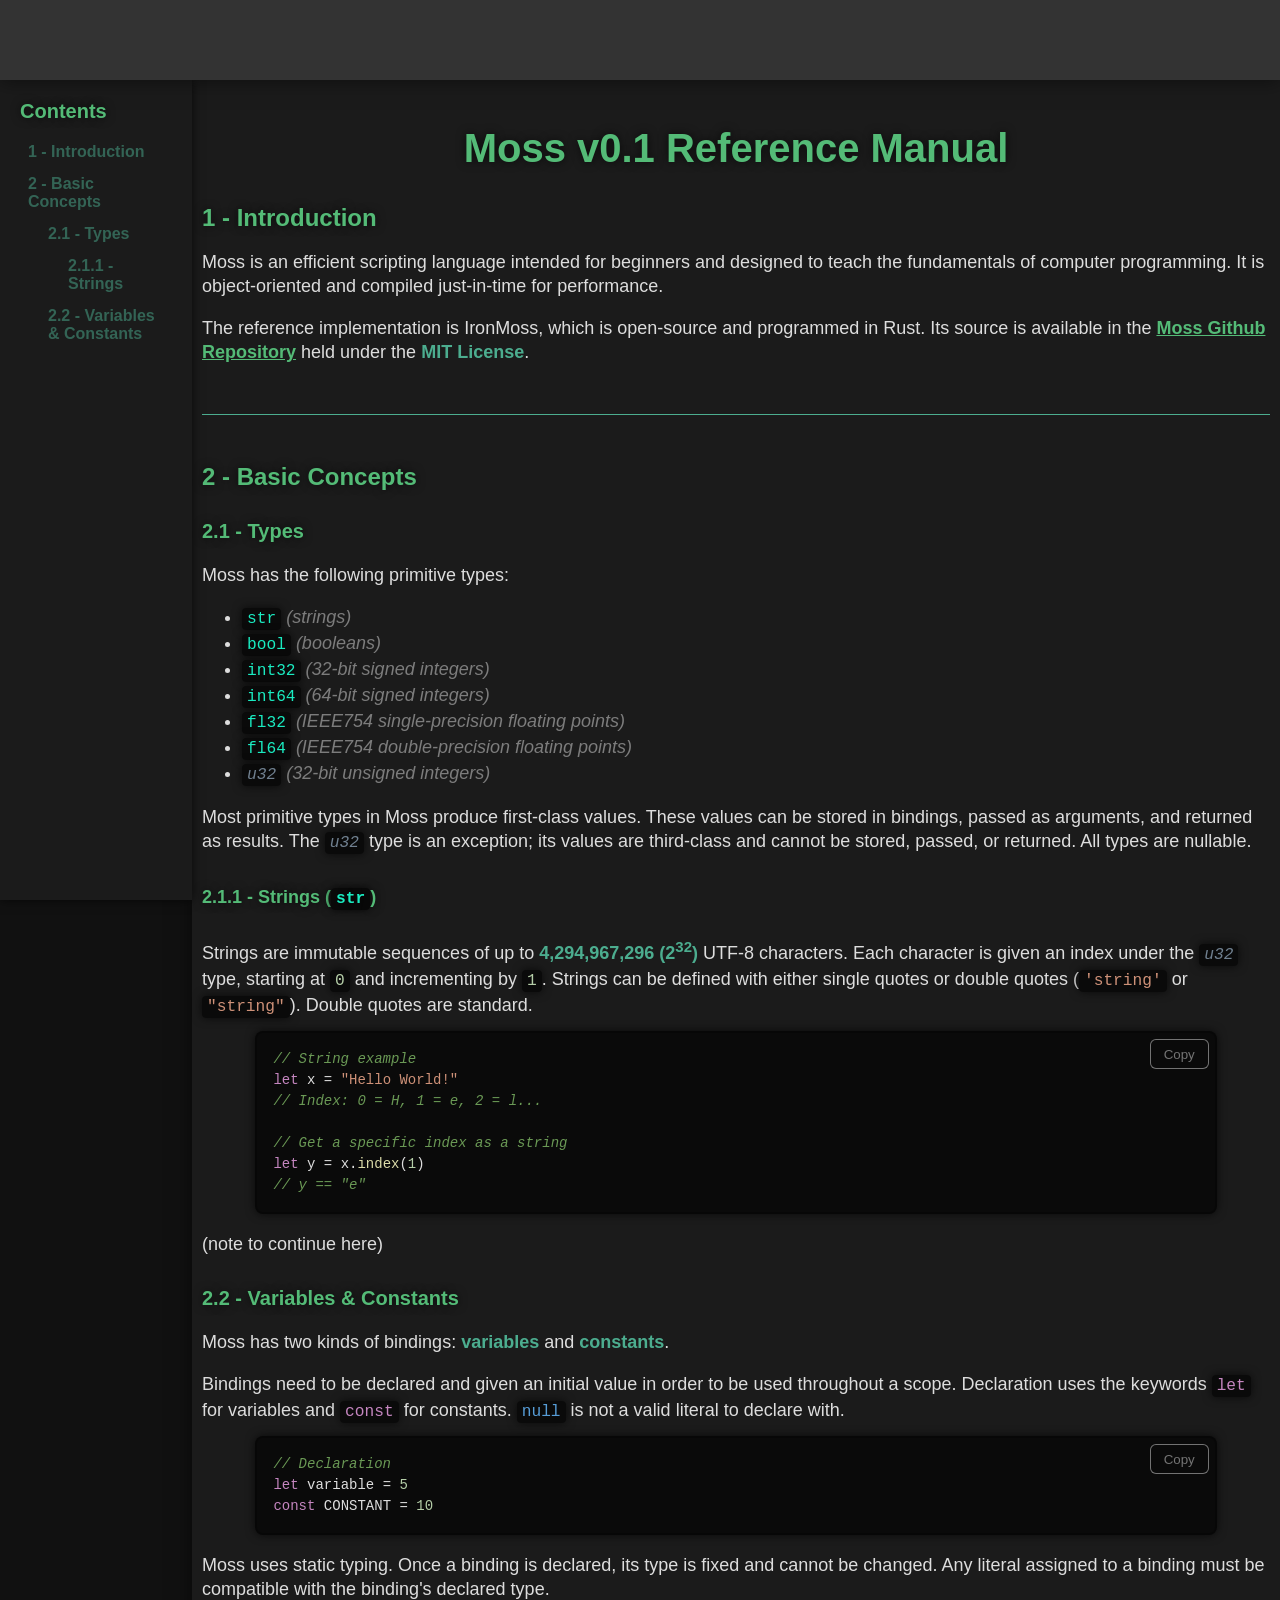
<file: index.html>
<!DOCTYPE html>

<!-- worst comment format in any programming language -->

<html lang="en">
    <head>
        <!-- Meta elements -->
        <meta charset="UTF-8">
        <meta name="viewport" content="width=device-width, initial-scale=1.0">
        
        <!-- Display -->
        <title>Moss v0.1 Reference Manual</title>
        
        <!-- Styles -->
        <link rel="stylesheet" href="styles.css">

        <!-- Scripts -->
        <script src="scripts/code-highlighter.js" defer></script>
        <script src="scripts/copy.js" defer></script>
    </head>

    <body>
        <header>
        </header>

        <div class="layout">
            <nav class="index">
                <h2>Contents</h2>

                <ul>
                    <li><a href="#introduction">1 - Introduction</a></li>
                    <li>
                        <a href="#basic-concepts">2 - Basic Concepts</a>
                        <ul>
                            <li>
                                <a href="#types">2.1 - Types</a>
                                <ul>
                                    <li><a href="#strings">2.1.1 - Strings</a></li>
                                </ul>
                            </li>

                            <li><a href="#let-const">2.2 - Variables & Constants</a></li>
                        </ul>
                    </li>
                </ul>
            </nav>

            <main class="surface-container"><article class="surface">
                <h1>Moss v0.1 Reference Manual</h1>
            
                <section>
                    <h2 id="introduction">1 - Introduction</h2>
                    <p>Moss is an efficient scripting language intended for beginners and designed to teach the fundamentals of computer programming. It is object-oriented and compiled just-in-time for performance.</p>
                    <p>The reference implementation is IronMoss, which is open-source and programmed in Rust. Its source is available in the
                    <a href="https://github.com/SpooderK1ng/IronMoss" target="_blank" rel="noopener noreferrer">Moss Github Repository</a> held under the <span class="accent">MIT License</span>.</p> <!-- update after the repo is created -->
                </section>

                <hr>

                <section>
                    <h2 id="basic-concepts">2 - Basic Concepts</h2>
            
                    <h3 id="types">2.1 - Types</h3>
                    <p>Moss has the following primitive types:</p>
                    <ul>
                        <li><code>str</code> <span class="light">(strings)</span></li>
                        <li><code>bool</code> <span class="light">(booleans)</span></li>
                        <li><code>int32</code> <span class="light">(32-bit signed integers)</span></li>
                        <li><code>int64</code> <span class="light">(64-bit signed integers)</span></li>
                        <li><code>fl32</code> <span class="light">(IEEE754 single-precision floating points)</span></li>
                        <li><code>fl64</code> <span class="light">(IEEE754 double-precision floating points)</span></li>
                        <li><code>u32</code> <span class="light">(32-bit unsigned integers)</span></li>
                    </ul>
                    <p>Most primitive types in Moss produce first-class values. These values can be stored in bindings, passed as arguments, and returned as results. The <code>u32</code> type is an exception; its values are third-class and cannot be stored, passed, or returned. All types are nullable.</p>
            
                    <h4 id="strings">2.1.1 - Strings (<code>str</code>)</h4>
                    <p>Strings are immutable sequences of up to <span class="accent">4,294,967,296 (2<sup>32</sup>)</span> UTF-8 characters. Each character is given an index under the <code>u32</code> type, starting at <code>0</code> and incrementing by <code>1</code>. Strings can be defined with either single quotes or double quotes (<code class="string">'string'</code> or <code class="string">"string"</code>). Double quotes are standard.</p>

                    <!-- who decided indentation should work like this -->
                    <div class="code-block">
                        <button class="copy-button">Copy</button>
<pre><code>// String example
let x = "Hello World!"
// Index: 0 = H, 1 = e, 2 = l...

// Get a specific index as a string
let y = x.index(1)
// y == "e"</code></pre>
                    </div>

                    <p>(note to continue here)</p>

                    <h3 id="let-const">2.2 - Variables & Constants</h3>
                    <p>Moss has two kinds of bindings: <span class="accent">variables</span> and <span class="accent">constants</span>.</p>
                    <p>Bindings need to be declared and given an initial value in order to be used throughout a scope. Declaration uses the keywords <code>let</code> for variables and <code>const</code> for constants. <code>null</code> is not a valid literal to declare with.</p>
                
                    <div class="code-block">
                        <button class="copy-button">Copy</button>
<pre><code>// Declaration
let variable = 5
const CONSTANT = 10</code></pre>
                    </div>

                    <p>Moss uses static typing. Once a binding is declared, its type is fixed and cannot be changed. Any literal assigned to a binding must be compatible with the binding's declared type.</p>
                </section>
            </article></main>
        </div>

        <footer>
        </footer>
    </body>
</html>
</file>
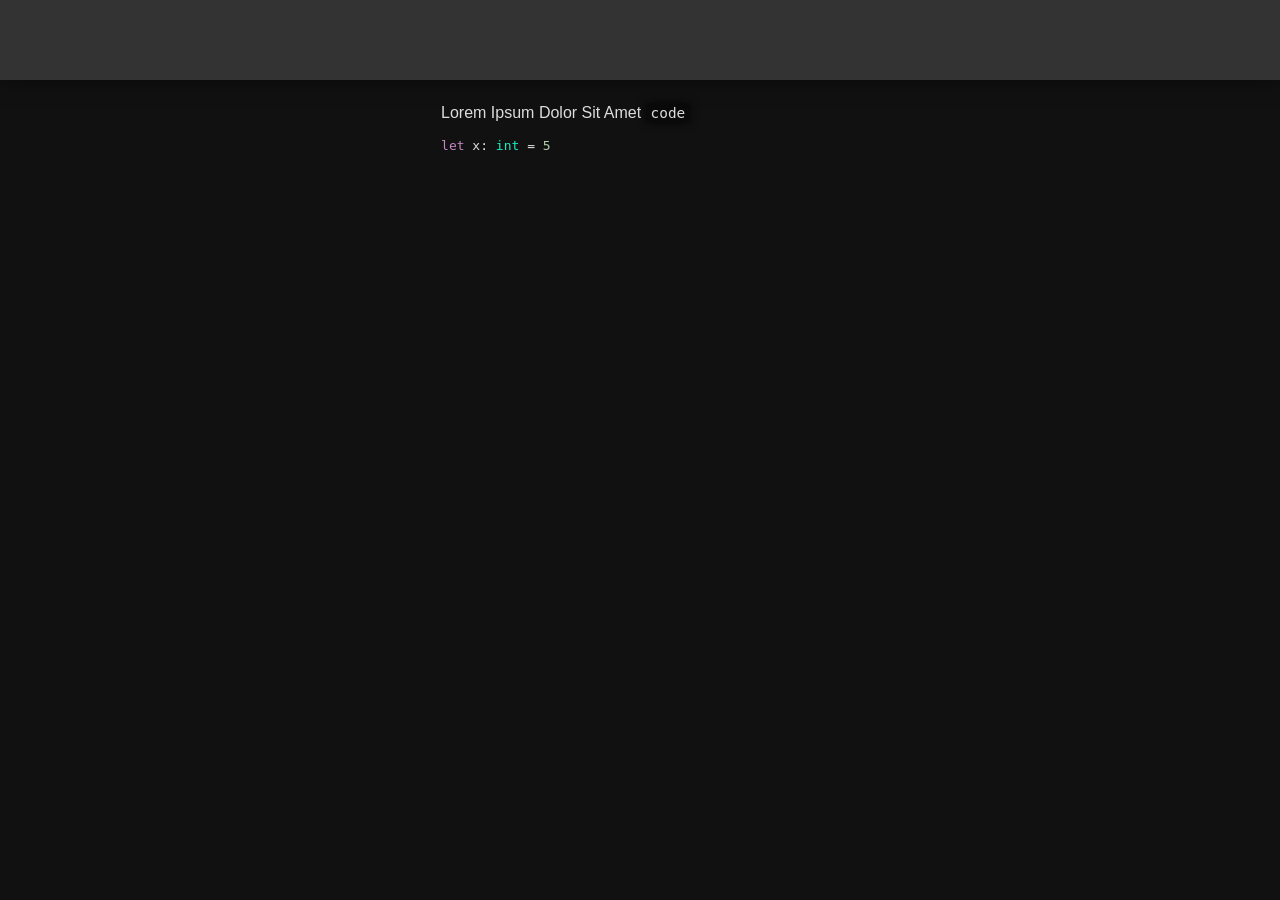
<file: template.html>
<!DOCTYPE html>

<head>
    <link rel="stylesheet" href="styles.css">
</head>

<body>
    <header>
    </header>
    <main>
        <h1 class="title">Moss v0.1 Handbook</h1>
        <p>Lorem Ipsum Dolor Sit Amet <code>code</code></p>
        <pre><code><span class="keyword">let</span> x: <span class="type">int</span> = <span class="number">5</span></code></pre>
    </main>
</body>
</file>
<file: styles.css>
/* =========================================================
   1. Root Variables
   ========================================================= */

:root {
    /* Layout */
    --header-height: 80px;
    --index-width: min(400px, 15%);

    /* Typography */
    --code-font: "Cascadia Code", "Consolas", monospace;

    /* Theme Colors */
    --background-col: #111;
    --header-col: #333;
    --surface-col: #1b1b1b;
    --code-col-base: 10, 10, 10;
    --code-col: rgb(var(--code-col-base));

    --moss-primary-base: 84, 187, 119;
    --moss-primary: rgb(var(--moss-primary-base));
    --moss-accent-base: 76, 173, 143;
    --moss-accent: rgb(var(--moss-accent-base));

    --light-base: 221, 221, 221;
    --light: rgb(var(--light-base));
    --light-shade: rgba(var(--light-base), 0.5);

    /* Shadows */
    --body-shadow: 0 0 10px #000a;
    --big-shadow: 0 0 20px #0008;
}

/* =========================================================
   2. Global
   ========================================================= */

* {
    /* I LOVE BORDER-BOX!!!! */
    box-sizing: border-box;
}

html {
    scroll-behavior: smooth;
}

body {
    /* Alignment */
    display: flex;
    flex-direction: column;
    align-items: center;
    margin: 0;

    /* Appearance */
    background: var(--background-col);
    
    /* Typography */
    color: var(--light);
    font-family: Helvetica, Arial, sans-serif;
}

[id] {
    scroll-margin-top: calc(var(--header-height) + 20px);
}

/* =========================================================
   3. Layout Structure
   ========================================================= */

header {
    /* Positioning */
    position: fixed;
    inset: 0 0 auto;
    z-index: 1000;

    /* Sizing */
    width: 100%;
    height: var(--header-height);

    /* Appearance */
    background: var(--header-col);
    box-shadow: var(--big-shadow);
}

.layout {
    display: flex;
    padding-top: var(--header-height);
    width: 100%;
}

.index {
    position: fixed;
    top: var(--header-height);
    width: var(--index-width);
    bottom: 0;

    background: var(--surface-col);
    box-shadow: var(--body-shadow);

    padding: 20px;
    overflow-x: hidden;
    overflow-y: auto;
}

.index h2 {
    font-size: 20px;
    margin-top: 0;
    margin-bottom: 15px;
}

.index ul {
    list-style: none;
    padding: 0;
    margin: 0;
}

.index li {
    margin: 4px 0;
}

.index ul ul {
    padding-left: 20px;
}

.index a {
    display: block;

    padding: 5px 8px;
    border-radius: 4px;

    color: rgba(var(--moss-accent-base), 0.5);
    text-decoration: none;
    font-weight: 700;

    transition:
        background 0.2s,
        color 0.2s;
}

.index a:hover {
    background: rgba(var(--light-base), 0.08);
    color: var(--moss-accent);
}

.index a.active {
    background: rgba(var(--moss-primary-base), 0.15);
    color: var(--moss-primary);

    border-left: 3px solid var(--moss-primary);
}

.surface-container {
    display: flex;
    flex-direction: column;
    align-items: center;
    
    width: calc(100% - var(--index-width));
    margin-left: var(--index-width);
}

.surface {
    /* Sizing */
    max-width: 1250px;
    width: 100%;
    
    /* Appearance */
    background: var(--surface-col);
    padding: 10px;
    box-shadow: var(--big-shadow);

    /* Typography */
    line-height: 1.5em;
}

hr {
    border: none;
    height: 1px;
    background: var(--moss-accent);
    margin: 50px 0;
}

/* =========================================================
   4. Typography
   ========================================================= */

/* Headings */
h1 {
    /* Typography */
    text-align: center;
    font-size: 40px;
    font-weight: 800;
    line-height: 1.25em;

    /* Color */
    color: var(--moss-primary);
    text-shadow: var(--body-shadow);
}

h2 {
    font-size: 24px;
}

h3 {
    font-size: 20px;
    font-weight: 900;
}

h4 {
    font-size: 18px;
    font-weight: 600;
}

h2, h3, h4 {
    /* Layout */
    margin-top: 30px;

    /* Typography */
    color: var(--moss-primary);
    text-shadow: var(--body-shadow);
}

/* Body styles */
.surface p {
    font-size: 18px;
    margin-bottom: 12px;
}

.surface ul {
    font-size: 18px;
    margin-bottom: 12px;
    padding-left: 40px;
}

.accent {
    color: var(--moss-accent);
    font-weight: 700;
}

.light {
    color: var(--light-shade);
    font-style: italic;
}

/* Links */
:not(li) > a:link {
    color: var(--moss-primary);
    text-decoration: underline;
    font-weight: 700;
}

:not(li) > a:visited {
    color: var(--moss-accent);
    font-style: italic;
}

/* =========================================================
   5. Code Blocks
   ========================================================= */

.code-block {
    position: relative;
    width: 90%;
    margin-inline: auto;
}

.copy-button {
    position: absolute;
    top: 0.5rem;
    right: 0.5rem;

    padding: 0.4rem 0.8rem;
    border: 1px solid var(--light-shade);
    border-radius: 6px;
    background: rgba(var(--code-col-base), 0.5);
    color: var(--light-shade);
    transition:
        border 0.25s,
        color 0.25s;

    cursor: pointer;
}

.copy-button:hover {
    border: 1px solid rgba(var(--light-base), 0.75);
    color: rgba(var(--light-base), 0.75);
}

.code-block pre {
    /* Layout */
    width: 100%;
    margin: 0;
    padding: 1rem 5rem 1rem 1rem;

    /* Appearance */
    background: var(--code-col);
    border-radius: 8px;
    box-shadow: var(--body-shadow);
    border: 2px solid #0004;
    
    /* Behaviour */
    /* i love being so inconsistent in weaver i use uk or us spelling */
    overflow-x: auto;

    /* Typography */
    font-family: var(--code-font);
    font-size: 14px;
    line-height: 1.5;
}

/* Full code block */
pre code {
    background: none;
    padding: 0;
    border-radius: 0;
}

/* Inline code "pill" block */
:not(pre) > code {
    background: var(--code-col);
    font-family: var(--code-font);

    padding: 2px 5px;
    border-radius: 4px;
    font-size: 0.9em;
    box-shadow: var(--body-shadow);
}

/* =========================================================
   6. Syntax Highlighting
   ========================================================= */

/* Generic */
.keyword    { color: #c586c0; }
.operator   { color: #d4d4d4; }
.function   { color: #dcdcaa; }
.restricted { color: #708090; font-style: italic; }
.comment    { color: #6a9955; font-style: italic; }

/* Types & Literals */
.type       { color: #1aebc1; }
.number     { color: #b5cea8; }
.string     { color: #ce9178; }
.boolean    { color: #569cd6; }
.null       { color: #569cd6; }

/* =========================================================
   7. Scrollbars
   ========================================================= */

::-webkit-scrollbar {
    width: 10px;
    height: 10px;
}

::-webkit-scrollbar-track {
    background: transparent;
}

::-webkit-scrollbar-thumb {
    background: rgba(var(--light-base), 0.05);
    border-radius: 999px;
}

::-webkit-scrollbar-thumb:hover {
    background: rgba(var(--light-base), 0.1)
}
</file>
